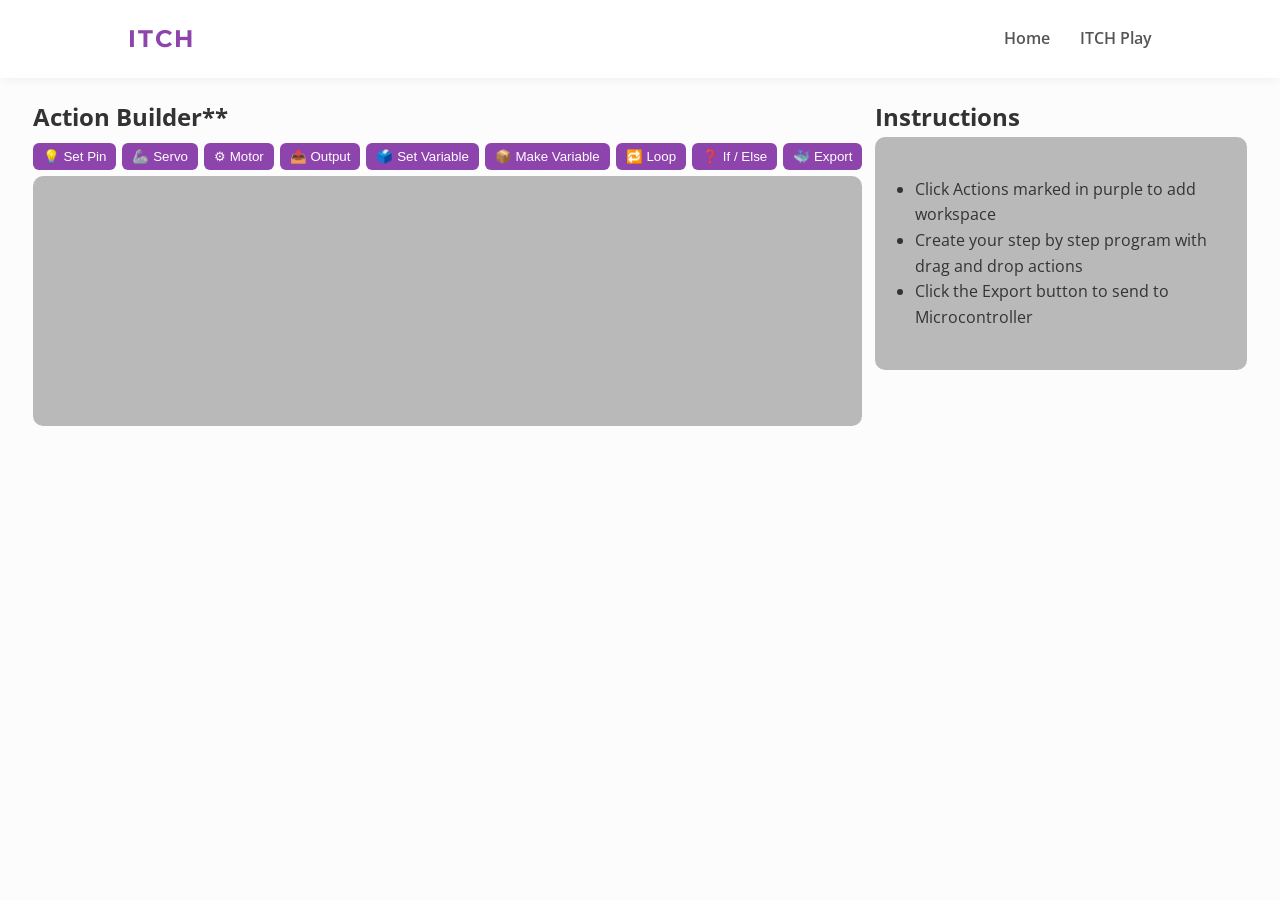
<file: view/editor/index.html>
<!DOCTYPE html>
<html lang="en">
    <head>
        <meta charset="UTF-8">
        <title>Scratch-Like Control Builder (Stable)</title>
        <link rel="stylesheet" href="editor.css">
        <link rel="stylesheet" href="../../assets/nav.css">
        <link href="https://fonts.googleapis.com/css2?family=Montserrat:wght@400;700&family=Open+Sans:wght@400;600&display=swap" rel="stylesheet">
    </head>
    <body>
    <nav>
        <div class="logo">ITCH</div>
        <ul>
            <li><a href="../home/index.html">Home</a></li>
            <li><a href="../layout/layout.html">ITCH Play</a></li>
        </ul>
    </nav>
    <div class="content">
        <div class="main-workspace">
            <h2>Action Builder**</h2>
            <div class="toolbar">
                <button onclick="addPin(workspace)">💡 Set Pin</button>
                <button onclick="addServo(workspace)">🦾 Servo</button>
                <button onclick="addMotor(workspace)">⚙ Motor</button>
                <button onclick="addOutput(workspace)">📤 Output</button>
                <button onclick="addVariable(workspace)">🗳️ Set Variable</button>
                <button onclick="makeVariable(workspace)">📦 Make Variable</button>
                <button onclick="addLoop(workspace)">🔁 Loop</button>
                <button onclick="addIf(workspace)">❓ If / Else</button>
                <button onclick="exportJSON()">🐳 Export</button>
            </div>
            <div id="workspace"></div>
            <div id="output"></div>
        </div>
        <div class="instructions">
            <h2>Instructions</h2>
            <div class="instructions-space">
                <ul>
                    <li>Click Actions marked in purple to add workspace</li>
                    <li>Create your step by step program with drag and drop actions</li>
                    <li>Click the Export button to send to Microcontroller</li>
                </ul>
            </div>
        </div>
    </div>
    

    <script src="./main.js"></script>
    </body>
</html>
</file>
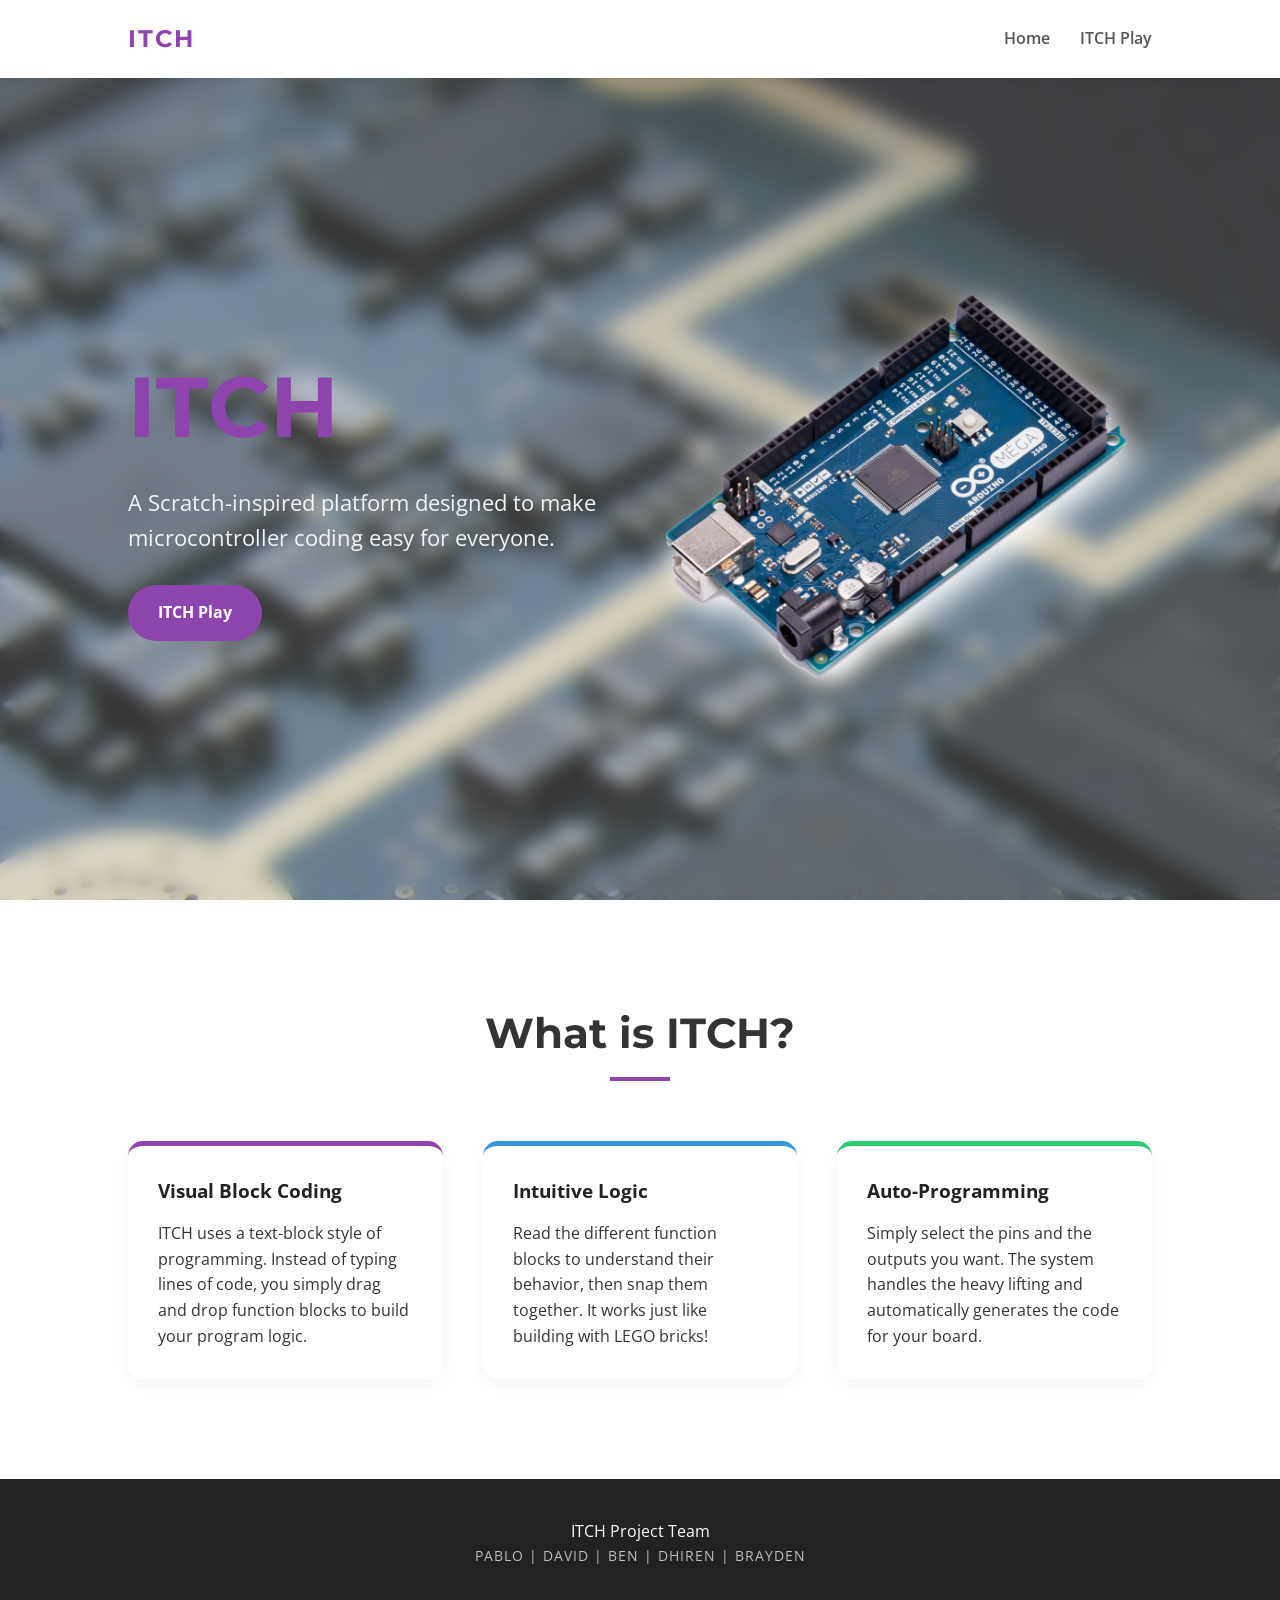
<file: view/home/index.html>
<!DOCTYPE html>
<html lang="en">
<head>
    <meta charset="UTF-8">
    <meta name="viewport" content="width=device-width, initial-scale=1.0">
    <title>ITCH | Microcontroller Coding Made Easy</title>
    <!-- We'll use a clean font from Google Fonts -->
    <link href="https://fonts.googleapis.com/css2?family=Montserrat:wght@400;700&family=Open+Sans:wght@400;600&display=swap" rel="stylesheet">
    
    <style>
        /* --- General Styles --- */
        * {
            box-sizing: border-box;
            margin: 0;
            padding: 0;
        }

        body {
            font-family: 'Open Sans', sans-serif;
            color: #333;
            line-height: 1.6;
            scroll-behavior: smooth;
            /* background-color: #fcfcfc; */
            background-image: url("../../assets/background.jpg");
            background-repeat: no-repeat;
            background-size: cover;
        }

        /* --- Navigation Bar --- */
        nav {
            background: #fff;
            padding: 20px 10%;
            display: flex;
            justify-content: space-between;
            align-items: center;
            position: fixed;
            width: 100%;
            top: 0;
            z-index: 1000;
            box-shadow: 0 2px 10px rgba(0,0,0,0.05);
        }

        .logo {
            font-family: 'Montserrat', sans-serif;
            font-size: 24px;
            font-weight: 700;
            color: #8e44ad; /* Purple theme */
            letter-spacing: 2px;
        }

        nav ul {
            list-style: none;
            display: flex;
            gap: 30px;
        }

        nav a {
            text-decoration: none;
            color: #555;
            font-weight: 600;
            transition: color 0.3s;
        }

        nav a:hover {
            color: #8e44ad;
        }

        /* --- Hero Section (Page 1) --- */
        .hero {
            height: 100vh;
            display: flex;
            align-items: center;
            padding: 0 10%;
            background-color: rgba(255, 255, 255, 0.2);
            backdrop-filter: blur(10px); 
            /* background: linear-gradient(135deg, #fdfbfb 0%, #ebedee 100%); */
            padding-top: 80px;
        }

        .hero-content {
            flex: 1;
        }

        .hero h1 {
            font-family: 'Montserrat', sans-serif;
            font-size: 85px;
            /* color: #222; */
            color: #8e44ad;
            margin-bottom: 10px;
        }

        .hero p {
            font-size: 22px;
            /* color: #666; */
            color: #F3F4F6;
            max-width: 500px;
            margin-bottom: 30px;
        }

        .hero-image {
            flex: 1;
            text-align: center;
        }

        .hero-image img {
            max-width: 90%;
            /* filter: drop-shadow(0 10px 20px rgba(0,0,0,0.1)); */
            filter: drop-shadow(10px 10px 1rem white);
            transition: transform 0.5s;
        }

        .hero-image img:hover {
            transform: scale(1.05) rotate(2deg);
        }

        /* --- About Section (Page 2) --- */
        .about-section {
            padding: 100px 10%;
            background: white;
        }

        .section-title {
            text-align: center;
            font-family: 'Montserrat', sans-serif;
            font-size: 42px;
            margin-bottom: 60px;
            position: relative;
        }

        .section-title::after {
            content: '';
            display: block;
            width: 60px;
            height: 4px;
            background: #8e44ad;
            margin: 10px auto;
        }

        .features-grid {
            display: grid;
            grid-template-columns: repeat(auto-fit, minmax(300px, 1fr));
            gap: 40px;
            align-items: start;
        }

        .feature-card {
            background: #fff;
            padding: 30px;
            border-radius: 15px;
            box-shadow: 0 5px 20px rgba(0,0,0,0.05);
            border-top: 5px solid #8e44ad;
            transition: transform 0.3s;
        }

        .feature-card:hover {
            transform: translateY(-10px);
        }

        .feature-card h3 {
            margin-bottom: 15px;
            color: #222;
        }

        /* --- Footer --- */
        footer {
            background: #222;
            color: white;
            padding: 40px 10%;
            text-align: center;
        }

        .team-names {
            font-size: 14px;
            letter-spacing: 1px;
            opacity: 0.7;
        }

        

        /* --- Mobile Friendly --- */
        @media (max-width: 900px) {
            .hero {
                flex-direction: column;
                text-align: center;
                height: auto;
                padding-bottom: 50px;
            }
            .hero h1 { font-size: 60px; }
            nav { justify-content: center; }
            nav ul { display: none; } /* Hide menu on small mobile for simplicity */
        }
    </style>
</head>
<body>

    <!-- Navigation -->
    <nav>
        <div class="logo">ITCH</div>
        <ul>
            <li><a href="../home/index.html">Home</a></li>
            <li><a href="../layout/layout.html">ITCH Play</a></li>
        </ul>
    </nav>

    <!-- Page 1: Hero Section -->

    <section class="hero" id="home">
        <div class="hero-content">
            <h1>ITCH</h1>
            <p>A Scratch-inspired platform designed to make microcontroller coding easy for everyone.</p>
             <a href="../layout/layout.html" style="display:inline-block; padding: 15px 30px; background: #8e44ad; color: white; text-decoration: none; border-radius: 50px; font-weight: bold;">ITCH Play</a>
        </div>
        <div class="hero-image">
            <!-- Image of the Arduino Mega -->
            <img src="../../assets/Arduino-Mega-2560.png" alt="Microcontroller Board">
        </div>
    </section>

    <!-- Page 2: About / Features Section -->
    <section class="about-section" id="about">
        <h2 class="section-title">What is ITCH?</h2>
        
        <div class="features-grid">
            <!-- Feature 1 -->
            <div class="feature-card">
                <h3>Visual Block Coding</h3>
                <p>ITCH uses a text-block style of programming. Instead of typing lines of code, you simply drag and drop function blocks to build your program logic.</p>
            </div>

            <!-- Feature 2 -->
            <div class="feature-card" style="border-top-color: #3498db;">
                <h3>Intuitive Logic</h3>
                <p>Read the different function blocks to understand their behavior, then snap them together. It works just like building with LEGO bricks!</p>
            </div>

            <!-- Feature 3 -->
            <div class="feature-card" style="border-top-color: #2ecc71;">
                <h3>Auto-Programming</h3>
                <p>Simply select the pins and the outputs you want. The system handles the heavy lifting and automatically generates the code for your board.</p>
            </div>
        </div>
    </section>

    <!-- Footer -->
    <footer>
        <p> ITCH Project Team</p>
        <div class="team-names">PABLO | DAVID | BEN | DHIREN | BRAYDEN</div>
    </footer>

</body>
</html>
</file>
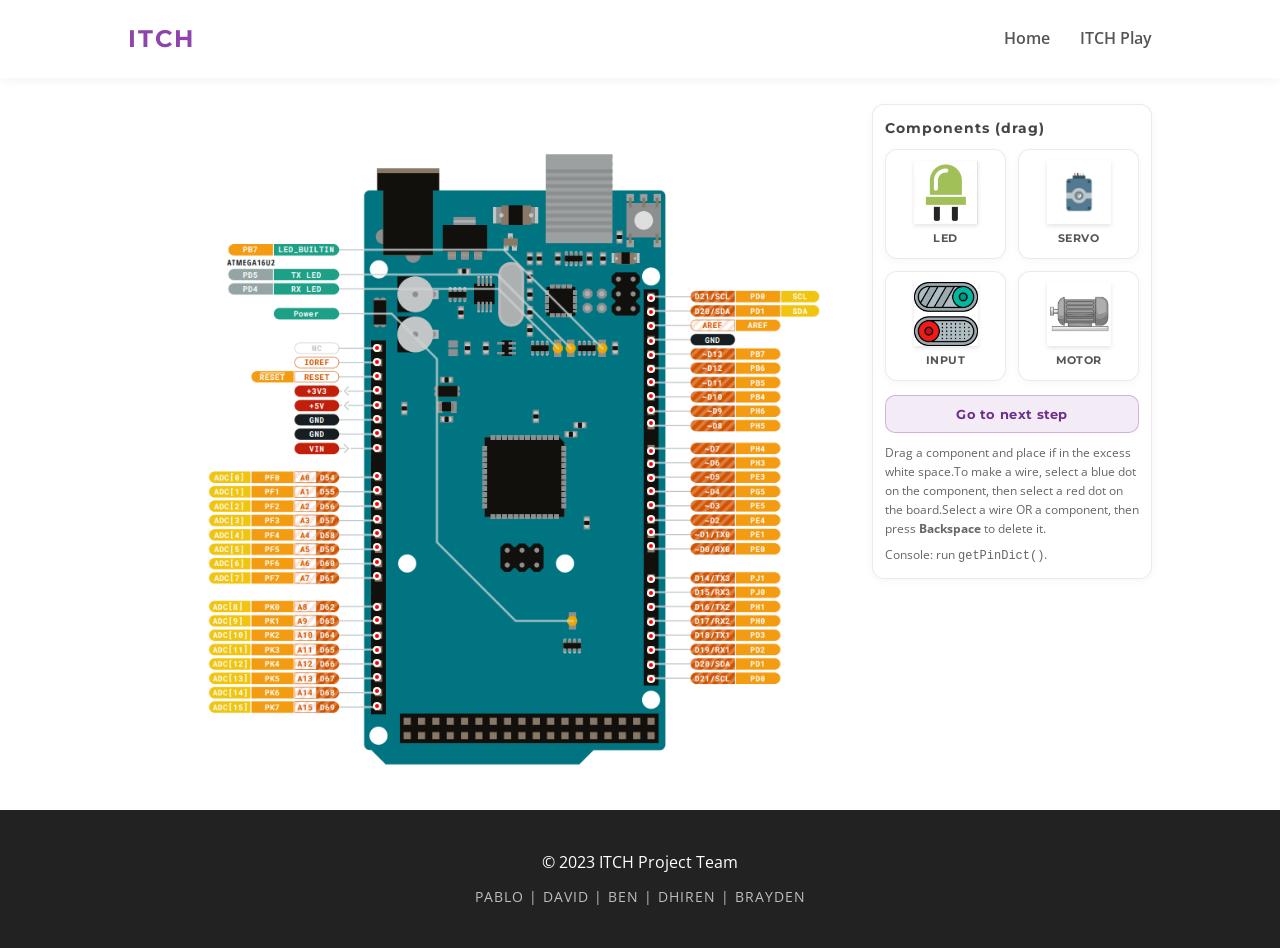
<file: view/layout/layout.html>
<!DOCTYPE html>
<html lang="en">
<head>
  <meta charset="UTF-8" />
  <meta name="viewport" content="width=device-width, initial-scale=1.0" />
  <title>ITCH | Play</title>

  <link href="https://fonts.googleapis.com/css2?family=Montserrat:wght@400;700&family=Open+Sans:wght@400;600&display=swap" rel="stylesheet">

  <style>
    /* --- Base reset --- */
    * { box-sizing: border-box; margin: 0; padding: 0; }

    body {
      font-family: 'Open Sans', sans-serif;
      color: #333;
      line-height: 1.6;
      background: #fcfcfc;
      display: flex;
      flex-direction: column;
      min-height: 100vh;
    }

    /* --- Navigation Bar --- */
    nav {
      background: #fff;
      padding: 20px 10%;
      display: flex;
      justify-content: space-between;
      align-items: center;
      position: fixed;
      width: 100%;
      top: 0;
      z-index: 1000;
      box-shadow: 0 2px 10px rgba(0,0,0,0.05);
    }

    .logo {
      font-family: 'Montserrat', sans-serif;
      font-size: 24px;
      font-weight: 700;
      color: #8e44ad;
      letter-spacing: 2px;
      text-decoration: none;
    }

    nav ul { list-style: none; display: flex; gap: 30px; }
    nav a { text-decoration: none; color: #555; font-weight: 600; transition: color 0.3s; }
    nav a:hover { color: #8e44ad; }

    /* --- Main layout: board + sidebar --- */
    .main-content {
      flex: 1;
      padding-top: 80px;
      padding-left: 10%;
      padding-right: 10%;
      background: #ffffff;
    }

    .play-layout {
      display: flex;
      gap: 24px;
      align-items: flex-start;
      padding: 24px 0;
      position: relative;
    }
    .play-layout.dragover { background: #f0f7ff; }

    /* Global overlay ABOVE all images */
    .global-overlay{
      position: absolute;
      inset: 0;
      width: 100%;
      height: 100%;
      z-index: 50;          /* lines overtop images */
      pointer-events: none; /* don’t block pin clicks */
    }

    /* Left area (board) */
    .board-area { flex: 1; min-width: 0; }
    .board-container { position: relative; width: 100%; max-width: 900px; }
    .board-image { width: 100%; display: block; }

    /* Pins */
    .pin, .comp-pin{
      position: absolute;
      width: 8px;
      height: 8px;
      border-radius: 50%;
      transform: translate(-50%, -50%);
      cursor: pointer;
      border: 2px solid #fff;
      z-index: 60; /* above overlay */
    }

    /* Board pins */
    .pin { background: red; }
    .pin:hover { background: yellow; }

    /* Clone pins */
    .comp-pin { background: #2563eb; }
    .comp-pin:hover { background: #60a5fa; }

    .pin.selected, .comp-pin.selected{
      outline: 2px solid #eab308;
      outline-offset: 3px;
    }

    /* Wires and X marks */
    .wire{
      stroke: red;
      stroke-width: 6;
      stroke-linecap: round;
      pointer-events: stroke;
      cursor: pointer;
    }
    .xmark{
      stroke:#1d4ed8;
      stroke-width:3;
      stroke-linecap:round;
      pointer-events: none;
    }
    .wire.selected-wire{ stroke: orange; }

    /* Right area (sidebar) */
    .sidebar {
      width: 280px;
      flex: 0 0 280px;
      background: #fff;
      border: 1px solid rgba(0,0,0,0.08);
      border-radius: 12px;
      padding: 12px;
      box-shadow: 0 2px 10px rgba(0,0,0,0.04);
      position: relative;
      z-index: 2;
    }

    .sidebar h3{
      font-family: 'Montserrat', sans-serif;
      font-size: 14px;
      letter-spacing: 1px;
      margin-bottom: 10px;
      color: #444;
    }

    .sidebar-grid{
      display: grid;
      grid-template-columns: repeat(2, 1fr);
      gap: 12px;
    }

    /* Smaller, cleaner "icons" (drag sources) */
    .source-item{
      border-radius: 12px;
      border: 1px solid rgba(0,0,0,0.08);
      cursor: grab;
      background: #ffffff;
      overflow: hidden;
      user-select: none;
      box-shadow: 0 2px 10px rgba(0,0,0,0.04);
      transition: transform 0.08s ease, box-shadow 0.2s ease;
      display: grid;
      place-items: center;
      padding: 10px;
      min-height: 92px;
    }
    .source-item:hover{
      box-shadow: 0 6px 18px rgba(0,0,0,0.08);
    }
    .source-item:active{ cursor: grabbing; transform: translateY(1px); }

    .source-item img{
      width: 64px;
      height: 64px;
      object-fit: contain;
      display: block;
      pointer-events: none;
      filter: drop-shadow(0 2px 2px rgba(0,0,0,0.10));
    }

    .source-cap{
      margin-top: 6px;
      font-size: 11px;
      font-weight: 700;
      letter-spacing: 0.4px;
      color: #555;
      font-family: 'Montserrat', sans-serif;
      text-align: center;
    }

    /* Clones dropped onto background */
    .clone {
      position: absolute;
      width: 150px;
      border-radius: 12px;
      border: 1px solid rgba(0,0,0,0.10);
      background: #fff;
      box-shadow: 0 10px 26px rgba(0,0,0,0.12);
      overflow: hidden;
      cursor: move;
      user-select: none;
      z-index: 3;
    }
    .clone img{
      width: 100%;
      display: block;
      pointer-events: none;
    }

    /* Selected clone (deletable with Backspace) */
    .clone.selected-clone{
      outline: 2px solid rgba(142,68,173,0.85);
      outline-offset: 3px;
    }

    /* ---- Component pin placement rules ----
       Default: right side (useful for INPUT).
       LED: pin at TOP.
       SERVO: pin at BOTTOM.
    */
    .clone .comp-pin[data-role="MAIN"]{ left: 85%; top: 50%; } /* default */

    .clone.led   .comp-pin[data-role="MAIN"]{ left: 50%; top: 10%; } /* LED TOP */
    .clone.servo .comp-pin[data-role="MAIN"]{ left: 50%; top: 90%; } /* SERVO BOTTOM */

    /* Motor pins: ALL on left side, vertical line */
    .clone.motor .comp-pin[data-role="IN1"]{ left: 10%; top: 22%; }
    .clone.motor .comp-pin[data-role="IN2"]{ left: 10%; top: 40%; }
    .clone.motor .comp-pin[data-role="IN3"]{ left: 10%; top: 58%; }
    .clone.motor .comp-pin[data-role="IN4"]{ left: 10%; top: 76%; }

    /* Small labels near motor pins */
    .pin-tag{
      position: absolute;
      font-size: 10px;
      background: rgba(255,255,255,0.92);
      border: 1px solid rgba(0,0,0,0.10);
      padding: 1px 5px;
      border-radius: 999px;
      pointer-events: none;
      transform: translate(-50%, -50%);
      white-space: nowrap;
      z-index: 61;
      font-family: 'Montserrat', sans-serif;
    }

    /* Center label on clone */
    .clone-label{
      position: absolute;
      left: 50%;
      top: 50%;
      transform: translate(-50%, -50%);
      font-size: 12px;
      font-weight: 700;
      background: rgba(255,255,255,0.88);
      border: 1px solid rgba(0,0,0,0.10);
      padding: 3px 10px;
      border-radius: 999px;
      pointer-events: none;
      text-align: center;
      max-width: calc(100% - 16px);
      overflow: hidden;
      text-overflow: ellipsis;
      white-space: nowrap;
      font-family: 'Montserrat', sans-serif;
    }

    /* Next-step button */
    .next-step-btn{
      width: 100%;
      margin-top: 14px;
      padding: 10px 12px;
      border-radius: 10px;
      border: 1px solid rgba(142,68,173,0.35);
      background: rgba(142,68,173,0.10);
      color: #6d2f8a;
      font-weight: 700;
      letter-spacing: 0.3px;
      cursor: pointer;
      transition: background 0.2s, transform 0.05s;
      font-family: 'Montserrat', sans-serif;
    }
    .next-step-btn:hover{ background: rgba(142,68,173,0.16); }
    .next-step-btn:active{ transform: translateY(1px); }

    footer {
      background: #222;
      color: white;
      padding: 40px 10%;
      text-align: center;
    }
    .team-names {
      font-size: 14px;
      letter-spacing: 1px;
      opacity: 0.7;
      margin-top: 10px;
    }

    @media (max-width: 900px) {
      .play-layout { flex-direction: column; }
      .sidebar { width: 100%; flex-basis: auto; }
      .board-container { max-width: 100%; }
    }
  </style>
</head>

<body>
  <nav>
    <a href="test.html" class="logo">ITCH</a>
    <ul>
      <li><a href="test.html">Home</a></li>
      <li><a href="play.html">ITCH Play</a></li>
    </ul>
  </nav>

  <main class="main-content">
    <div class="play-layout">

      <!-- Overlay ABOVE all images -->
      <svg id="overlay" class="global-overlay"></svg>

      <!-- LEFT: Board -->
      <section class="board-area">
        <div class="board-container">
          <img src="../../assets/af.jpg" id="boardImage" class="board-image" alt="Arduino board">

          <!-- ====== BOARD PINS ====== -->
          <div class="pin" data-name="D21" style="left:72.7%; top:28.4%;"></div>
          <div class="pin" data-name="D20" style="left:72.7%; top:30.5%;"></div>
          <div class="pin" data-name="AREF" style="left:72.7%; top:32.6%;"></div>
          <div class="pin" data-name="GND"  style="left:72.7%; top:34.7%;"></div>
          <div class="pin" data-name="D13" style="left:72.7%; top:36.8%;"></div>
          <div class="pin" data-name="D12" style="left:72.7%; top:38.8%;"></div>
          <div class="pin" data-name="D11" style="left:72.7%; top:40.8%;"></div>
          <div class="pin" data-name="D10" style="left:72.7%; top:42.8%;"></div>
          <div class="pin" data-name="D9"  style="left:72.7%; top:44.8%;"></div>
          <div class="pin" data-name="D8"  style="left:72.7%; top:46.8%;"></div>
          <div class="pin" data-name="D7"  style="left:72.7%; top:50.8%;"></div>
          <div class="pin" data-name="D6"  style="left:72.7%; top:52.8%;"></div>
          <div class="pin" data-name="D5"  style="left:72.7%; top:54.8%;"></div>
          <div class="pin" data-name="D4"  style="left:72.7%; top:56.8%;"></div>
          <div class="pin" data-name="D3"  style="left:72.7%; top:58.8%;"></div>
          <div class="pin" data-name="D2"  style="left:72.7%; top:60.8%;"></div>
          <div class="pin" data-name="D1"  style="left:72.7%; top:62.8%;"></div>
          <div class="pin" data-name="D0"  style="left:72.7%; top:64.8%;"></div>
          <div class="pin" data-name="D14" style="left:72.7%; top:69.6%;"></div>
          <div class="pin" data-name="D15" style="left:72.7%; top:71.7%;"></div>
          <div class="pin" data-name="D16" style="left:72.7%; top:73.8%;"></div>
          <div class="pin" data-name="D17" style="left:72.7%; top:75.9%;"></div>
          <div class="pin" data-name="D18" style="left:72.7%; top:78.0%;"></div>
          <div class="pin" data-name="D19" style="left:72.7%; top:80.1%;"></div>
          <div class="pin" data-name="D20" style="left:72.7%; top:82.2%;"></div>
          <div class="pin" data-name="D21" style="left:72.7%; top:84.3%;"></div>

          <div class="pin" data-name="NC"    style="left:34.65%; top:35.7%;"></div>
          <div class="pin" data-name="IOREF" style="left:34.65%; top:37.8%;"></div>
          <div class="pin" data-name="RESET" style="left:34.65%; top:39.9%;"></div>
          <div class="pin" data-name="3V3"   style="left:34.65%; top:42.0%;"></div>
          <div class="pin" data-name="5V"    style="left:34.65%; top:44.1%;"></div>
          <div class="pin" data-name="GND"   style="left:34.65%; top:46.2%;"></div>
          <div class="pin" data-name="GND"   style="left:34.65%; top:48.3%;"></div>
          <div class="pin" data-name="VIN"   style="left:34.65%; top:50.4%;"></div>

          <div class="pin" data-name="D54" style="left:34.65%; top:54.5%;"></div>
          <div class="pin" data-name="D55" style="left:34.65%; top:56.6%;"></div>
          <div class="pin" data-name="D56" style="left:34.65%; top:58.7%;"></div>
          <div class="pin" data-name="D57" style="left:34.65%; top:60.8%;"></div>
          <div class="pin" data-name="D58" style="left:34.65%; top:62.9%;"></div>
          <div class="pin" data-name="D59" style="left:34.65%; top:65.0%;"></div>
          <div class="pin" data-name="D60" style="left:34.65%; top:67.1%;"></div>
          <div class="pin" data-name="D61" style="left:34.65%; top:69.2%;"></div>
          <div class="pin" data-name="D62" style="left:34.65%; top:73.8%;"></div>
          <div class="pin" data-name="D63" style="left:34.65%; top:75.6%;"></div>
          <div class="pin" data-name="D64" style="left:34.65%; top:78.0%;"></div>
          <div class="pin" data-name="D65" style="left:34.65%; top:80.0%;"></div>
          <div class="pin" data-name="D66" style="left:34.65%; top:82.0%;"></div>
          <div class="pin" data-name="D67" style="left:34.65%; top:84.0%;"></div>
          <div class="pin" data-name="D68" style="left:34.65%; top:86.1%;"></div>
          <div class="pin" data-name="D69" style="left:34.65%; top:88.2%;"></div>
          <!-- ====== END BOARD PINS ====== -->
        </div>
      </section>

      <!-- RIGHT: Sidebar -->
      <aside class="sidebar">
        <h3>Components (drag)</h3>

        <div class="sidebar-grid">
          <div class="source-item" draggable="true" data-component="LED" data-src="../../assets/LED.jpg" title="Drag LED">
            <div>
              <img src="../../assets/LED.jpg" alt="LED">
              <div class="source-cap">LED</div>
            </div>
          </div>

          <div class="source-item" draggable="true" data-component="SERVO" data-src="../../assets/servo.jpg" title="Drag SERVO">
            <div>
              <img src="../../assets/servo.jpg" alt="SERVO">
              <div class="source-cap">SERVO</div>
            </div>
          </div>

          <div class="source-item" draggable="true" data-component="INPUT" data-src="../../assets/switch.jpg" title="Drag INPUT">
            <div>
              <img src="../../assets/switch.jpg" alt="INPUT">
              <div class="source-cap">INPUT</div>
            </div>
          </div>

          <div class="source-item" draggable="true" data-component="MOTOR" data-src="../../assets/motor.jpg" title="Drag MOTOR">
            <div>
              <img src="../../assets/motor.jpg" alt="MOTOR">
              <div class="source-cap">MOTOR</div>
            </div>
          </div>
        </div>

        <button id="nextStepBtn" class="next-step-btn" type="button">Go to next step</button>

        <div style="margin-top:10px; font-size:12px; color:#666;">
          Drag a component and place if in the excess white space.To make a wire, select a blue dot on the component, then select a red dot on the board.Select a wire OR a component, then press <strong>Backspace</strong> to delete it.
        </div>
        <div style="margin-top:6px; font-size:12px; color:#666;">
          Console: run <code>getPinDict()</code>.
        </div>
      </aside>

    </div>
  </main>

  <footer>
    <p>&copy; 2023 ITCH Project Team</p>
    <div class="team-names">PABLO | DAVID | BEN | DHIREN | BRAYDEN</div>
  </footer>

  <script>
    // =========================
    // Overlay + wiring
    // =========================
    const overlay = document.getElementById("overlay");
    const layout  = document.querySelector(".play-layout");
    const nextStepBtn = document.getElementById("nextStepBtn");

    let startNode = null;
    let selectedWireGroup = null;

    // Selected component (clone)
    let selectedCloneEl = null;

    // wireRecords: { group, aPin, bPin }
    const wireRecords = [];

    function resizeOverlay() {
      const box = layout.getBoundingClientRect();
      overlay.setAttribute("viewBox", `0 0 ${box.width} ${box.height}`);
      overlay.setAttribute("width", box.width);
      overlay.setAttribute("height", box.height);
    }
    window.addEventListener("resize", resizeOverlay);
    window.addEventListener("load", resizeOverlay);

    function nodeCenterInLayout(el) {
      const r = el.getBoundingClientRect();
      const l = layout.getBoundingClientRect();
      return {
        x: r.left - l.left + r.width / 2,
        y: r.top  - l.top  + r.height / 2
      };
    }

    function selectNode(el) {
      el.classList.add("selected");
      startNode = el;
    }

    function clearNodeSelection() {
      if (startNode) startNode.classList.remove("selected");
      startNode = null;
    }

    function clearWireSelection() {
      if (!selectedWireGroup) return;
      const wire = selectedWireGroup.querySelector(".wire");
      if (wire) wire.classList.remove("selected-wire");
      selectedWireGroup = null;
    }

    function selectWire(group) {
      clearCloneSelection();
      clearNodeSelection();

      clearWireSelection();
      selectedWireGroup = group;
      const wire = group.querySelector(".wire");
      if (wire) wire.classList.add("selected-wire");
    }

    function clearCloneSelection() {
      if (!selectedCloneEl) return;
      selectedCloneEl.classList.remove("selected-clone");
      selectedCloneEl = null;
    }

    function selectClone(cloneEl) {
      clearWireSelection();
      clearNodeSelection();

      clearCloneSelection();
      selectedCloneEl = cloneEl;
      cloneEl.classList.add("selected-clone");
    }

    function drawX(cx, cy, size = 9) {
      const g = document.createElementNS("http://www.w3.org/2000/svg", "g");
      const a = document.createElementNS("http://www.w3.org/2000/svg", "line");
      a.setAttribute("x1", cx - size);
      a.setAttribute("y1", cy - size);
      a.setAttribute("x2", cx + size);
      a.setAttribute("y2", cy + size);
      a.setAttribute("class", "xmark");

      const b = document.createElementNS("http://www.w3.org/2000/svg", "line");
      b.setAttribute("x1", cx - size);
      b.setAttribute("y1", cy + size);
      b.setAttribute("x2", cx + size);
      b.setAttribute("y2", cy - size);
      b.setAttribute("class", "xmark");

      g.appendChild(a);
      g.appendChild(b);
      return g;
    }

    function svgWireWithX(x1, y1, x2, y2) {
      const group = document.createElementNS("http://www.w3.org/2000/svg", "g");

      const line = document.createElementNS("http://www.w3.org/2000/svg", "line");
      line.setAttribute("x1", x1);
      line.setAttribute("y1", y1);
      line.setAttribute("x2", x2);
      line.setAttribute("y2", y2);
      line.setAttribute("class", "wire");

      const xg = drawX(x2, y2, 9);

      group.appendChild(line);
      group.appendChild(xg);
      overlay.appendChild(group);

      line.style.pointerEvents = "stroke";
      group.style.pointerEvents = "visibleStroke";

      group.addEventListener("click", (e) => {
        e.stopPropagation();
        selectWire(group);
      });

      return group;
    }

    function attachPinBehavior(pinEl) {
      pinEl.addEventListener("click", (e) => {
        e.stopPropagation();
        clearWireSelection();
        clearCloneSelection();

        if (!startNode) { selectNode(pinEl); return; }
        if (pinEl === startNode) { clearNodeSelection(); return; }

        resizeOverlay();
        const a = nodeCenterInLayout(startNode);
        const b = nodeCenterInLayout(pinEl);

        const g = svgWireWithX(a.x, a.y, b.x, b.y);
        wireRecords.push({ group: g, aPin: startNode, bPin: pinEl });

        clearNodeSelection();
      });
    }

    document.querySelectorAll(".pin").forEach(attachPinBehavior);

    layout.addEventListener("click", () => {
      clearNodeSelection();
      clearWireSelection();
      clearCloneSelection();
    });

    function deleteWireGroup(groupEl) {
      if (!groupEl) return;

      for (let i = wireRecords.length - 1; i >= 0; i--) {
        if (wireRecords[i].group === groupEl) wireRecords.splice(i, 1);
      }
      groupEl.remove();
      if (selectedWireGroup === groupEl) selectedWireGroup = null;
    }

    function deleteCloneAndItsWires(cloneEl) {
      if (!cloneEl) return;

      // Remove any wires attached to ANY comp-pin inside this clone
      const pins = Array.from(cloneEl.querySelectorAll(".comp-pin"));
      for (let i = wireRecords.length - 1; i >= 0; i--) {
        const rec = wireRecords[i];
        if (pins.includes(rec.aPin) || pins.includes(rec.bPin)) {
          // remove from DOM + remove from wireRecords
          if (rec.group) rec.group.remove();
          wireRecords.splice(i, 1);
        }
      }

      // If startNode is one of these pins, clear it
      if (startNode && pins.includes(startNode)) clearNodeSelection();

      // Remove registry entry
      const instanceName = cloneEl.dataset.instanceName;
      if (instanceName) instancesByName.delete(instanceName);

      // Clear selection if needed
      if (selectedCloneEl === cloneEl) selectedCloneEl = null;

      // Remove clone
      cloneEl.remove();

      // Refresh overlay sizing
      resizeOverlay();
    }

    window.addEventListener("keydown", (e) => {
      if (e.key !== "Backspace") return;
      e.preventDefault();

      // Prefer deleting wire if a wire is selected (matches your old behavior)
      if (selectedWireGroup) {
        deleteWireGroup(selectedWireGroup);
        return;
      }

      // Otherwise delete selected clone
      if (selectedCloneEl) {
        deleteCloneAndItsWires(selectedCloneEl);
        return;
      }
    });

    // =========================
    // Instances registry
    // =========================
    // instancesByName.get(name) => { typeName, pins: Map(role -> pinEl) }
    const instancesByName = new Map();

    function promptForUniqueName(defaultName = "Item") {
      let name = prompt("Name this item:", defaultName);
      if (name === null) return null;
      name = name.trim();

      while (name.length === 0 || instancesByName.has(name)) {
        if (name.length === 0) {
          name = prompt("Name cannot be empty. Enter a name:", defaultName);
        } else {
          name = prompt(`"${name}" already exists. Enter a unique name:`, defaultName);
        }
        if (name === null) return null;
        name = name.trim();
      }
      return name;
    }

    // =========================
    // Helper: get "pin number" from a board pin element.
    // Uses its data-name (e.g., "D13", "GND", "VIN", etc.)
    // =========================
    function getBoardPinNumber(pinEl) {
      return pinEl?.dataset?.name ?? null;
    }

    // =========================
    // getPinDict() requested:
    // returns: [ motorsDict, servosDict, inputsDict, ledsDict ]
    //
    // Each dict includes EVERY CONNECTION made with that type in the format:
    //   itemName : pinNumber
    //
    // Motor: motorName : [pinIN1, pinIN2, pinIN3, pinIN4]
    //
    // Important detail:
    // - "pinNumber" means the BOARD pin the component is wired to (data-name on the red board pin).
    // - If a component pin is connected to multiple board pins, the latest connection wins (last drawn wire).
    // - If a component pin is wired to another component pin (not a board pin), it is ignored for this dict.
    // =========================
    function getPinDict() {
      const motors = {};
      const servos = {};
      const inputs = {};
      const leds = {};

      // For motors we accumulate per role IN1..IN4
      // motorConnections[name] = { IN1: "D3", IN2: "D4", IN3: ..., IN4: ... }
      const motorConnections = new Map();

      // For non-motor: last board connection found
      const lastBoardConn = new Map(); // instanceName -> boardPinName (e.g. D13)

      function recordNonMotor(instanceName, boardPinName) {
        if (!boardPinName) return;
        lastBoardConn.set(instanceName, boardPinName);
      }

      function recordMotor(instanceName, role, boardPinName) {
        if (!boardPinName) return;
        if (!motorConnections.has(instanceName)) {
          motorConnections.set(instanceName, { IN1: null, IN2: null, IN3: null, IN4: null });
        }
        motorConnections.get(instanceName)[role] = boardPinName;
      }

      // Walk wireRecords in order (so "latest wins")
      for (const rec of wireRecords) {
        const a = rec.aPin;
        const b = rec.bPin;

        const aIsBoard = a?.classList?.contains("pin");
        const bIsBoard = b?.classList?.contains("pin");
        const aIsComp  = a?.classList?.contains("comp-pin");
        const bIsComp  = b?.classList?.contains("comp-pin");

        // Only care about component<->board connections
        if (aIsComp && bIsBoard) {
          handleCompToBoard(a, b);
        } else if (bIsComp && aIsBoard) {
          handleCompToBoard(b, a);
        }
      }

      function handleCompToBoard(compPinEl, boardPinEl) {
        const clone = compPinEl.closest(".clone");
        if (!clone) return;

        const instanceName = clone.dataset.instanceName;
        const typeName = clone.dataset.component;
        const role = compPinEl.dataset.role || "MAIN";
        const boardPinName = getBoardPinNumber(boardPinEl);

        if (!instanceName || !typeName || !boardPinName) return;

        if (typeName === "MOTOR") {
          recordMotor(instanceName, role, boardPinName);
        } else {
          recordNonMotor(instanceName, boardPinName);
        }
      }

      // Build output dicts
      for (const [instanceName, info] of instancesByName.entries()) {
        if (info.typeName === "MOTOR") {
          const c = motorConnections.get(instanceName) || { IN1: null, IN2: null, IN3: null, IN4: null };
          motors[instanceName] = [c.IN1, c.IN2, c.IN3, c.IN4];
        } else {
          const pinNum = lastBoardConn.get(instanceName) || null;
          if (info.typeName === "SERVO") servos[instanceName] = pinNum;
          else if (info.typeName === "LED") leds[instanceName] = pinNum;
          else if (info.typeName === "INPUT") inputs[instanceName] = pinNum;
        }
      }

      return [motors, servos, inputs, leds];
    }

    window.getPinDict = getPinDict;

    // =========================
    // Drag + Drop on background
    // =========================
    let dragPayload = null;

    document.querySelectorAll(".source-item").forEach(item => {
      item.addEventListener("dragstart", (e) => {
        dragPayload = {
          component: item.dataset.component,
          src: item.dataset.src
        };
        e.dataTransfer.setData("text/plain", JSON.stringify(dragPayload));
        e.dataTransfer.effectAllowed = "copy";
      });
    });

    layout.addEventListener("dragover", (e) => {
      e.preventDefault();
      layout.classList.add("dragover");
      e.dataTransfer.dropEffect = "copy";
    });

    layout.addEventListener("dragleave", () => {
      layout.classList.remove("dragover");
    });

    layout.addEventListener("drop", (e) => {
      e.preventDefault();
      layout.classList.remove("dragover");

      let data = null;
      try {
        data = JSON.parse(e.dataTransfer.getData("text/plain"));
      } catch {
        data = dragPayload;
      }
      if (!data || !data.src) return;

      const instanceName = promptForUniqueName(data.component);
      if (instanceName === null) return;

      const layoutRect = layout.getBoundingClientRect();
      const x = e.clientX - layoutRect.left;
      const y = e.clientY - layoutRect.top;

      createCloneOnBackground(instanceName, data.component, data.src, x, y);
      resizeOverlay();
    });

    function createMotorPins(cloneEl, instanceName) {
      const roles = ["IN1", "IN2", "IN3", "IN4"];
      const pinMap = new Map();

      for (const role of roles) {
        const pin = document.createElement("div");
        pin.className = "comp-pin";
        pin.dataset.role = role;
        // unique data-name (component-side)
        pin.dataset.name = `${instanceName}:${role}`;

        const tag = document.createElement("div");
        tag.className = "pin-tag";
        tag.textContent = role;

        // Align tags with the new vertical line layout on the left
        const topMap = { IN1: "22%", IN2: "40%", IN3: "58%", IN4: "76%" };
tag.style.left = "22%";          // slightly to the right of the pin
tag.style.top  = topMap[role];
tag.style.transform = "translate(-50%, -50%)";

        cloneEl.appendChild(pin);
        cloneEl.appendChild(tag);

        attachPinBehavior(pin);
        pinMap.set(role, pin);
      }

      return pinMap;
    }

    function createCloneOnBackground(instanceName, typeName, src, x, y) {
      const clone = document.createElement("div");
      clone.className = "clone";
      clone.dataset.component = typeName;
      clone.dataset.instanceName = instanceName;

      // add type class for CSS pin placement rules
      clone.classList.add(typeName.toLowerCase());
      if (typeName === "MOTOR") clone.classList.add("motor"); // keep existing motor class too

      const W = 150, H = 150;
      clone.style.left = `${x - W / 2}px`;
      clone.style.top  = `${y - H / 2}px`;

      const img = document.createElement("img");
      img.src = src;
      img.alt = typeName;
      clone.appendChild(img);

      let pins = new Map();

      if (typeName === "MOTOR") {
        pins = createMotorPins(clone, instanceName);
      } else {
        const pin = document.createElement("div");
        pin.className = "comp-pin";
        pin.dataset.role = "MAIN";
        pin.dataset.name = `${instanceName}:MAIN`;
        clone.appendChild(pin);

        attachPinBehavior(pin);
        pins.set("MAIN", pin);
      }

      const label = document.createElement("div");
      label.className = "clone-label";
      label.textContent = instanceName;
      clone.appendChild(label);

      // Click to select clone (for Backspace delete)
      clone.addEventListener("click", (e) => {
        // If they clicked a pin, pin handler already runs and stops propagation
        e.stopPropagation();
        selectClone(clone);
      });

      layout.appendChild(clone);

      instancesByName.set(instanceName, { typeName, pins });

      makeCloneMovable(clone);
      return clone;
    }

    function makeCloneMovable(cloneEl) {
      let isDragging = false;
      let offsetX = 0, offsetY = 0;

      cloneEl.addEventListener("mousedown", (e) => {
        if (e.target.classList.contains("comp-pin")) return;

        isDragging = true;
        const rect = cloneEl.getBoundingClientRect();
        offsetX = e.clientX - rect.left;
        offsetY = e.clientY - rect.top;
        cloneEl.style.cursor = "grabbing";
        e.preventDefault();
      });

      window.addEventListener("mousemove", (e) => {
        if (!isDragging) return;

        const layoutRect = layout.getBoundingClientRect();
        const x = e.clientX - layoutRect.left - offsetX;
        const y = e.clientY - layoutRect.top  - offsetY;

        const maxX = layout.clientWidth  - cloneEl.offsetWidth;
        const maxY = layout.clientHeight - cloneEl.offsetHeight;

        cloneEl.style.left = `${Math.min(Math.max(0, x), Math.max(0, maxX))}px`;
        cloneEl.style.top  = `${Math.min(Math.max(0, y), Math.max(0, maxY))}px`;

        resizeOverlay();
      });

      window.addEventListener("mouseup", () => {
        if (!isDragging) return;
        isDragging = false;
        cloneEl.style.cursor = "move";
      });
    }

    // =========================
    // Next Step
    // =========================
    nextStepBtn.addEventListener("click", () => {
      const payload = getPinDict();
      console.log("Pin dict payload:", payload);

      try {
        localStorage.setItem("itch_pin_dict", JSON.stringify(payload));
        window.location.href = "/view/editor/index.html";
      } catch {
        alert("Failure Somewher");
      }
    });
  </script>
</body>
</html>
</file>
<file: view/editor/editor.css>
body {
  font-family: 'Open Sans', sans-serif;
  color: #333;
  line-height: 1.6;
  scroll-behavior: smooth;
  background-color: #fcfcfc;
}
nav {
  background: #fff;
  padding: 20px 10%;
  display: flex;
  justify-content: space-between;
  align-items: center;
  /* position: fixed; */
  width: 100%;
  top: 0;
  z-index: 1000;
  box-shadow: 0 2px 10px rgba(0,0,0,0.05);
}
.logo {
  font-family: 'Montserrat', sans-serif;
  font-size: 24px;
  font-weight: 700;
  color: #8e44ad;
  letter-spacing: 2px;
  text-decoration: none;
}

nav ul { list-style: none; display: flex; gap: 30px; }
nav a { text-decoration: none; color: #555; font-weight: 600; transition: color 0.3s; }
nav a:hover { color: #8e44ad; }

button {
  padding: 6px 10px;
  border-radius: 6px;
  border: none;
  background: #8e44ad;
  color: white;
  cursor: pointer;
}

button.small { font-size: 12px; padding: 4px 8px; }
button.danger { background: #ef4444; }

select, input {
  padding: 4px;
  border-radius: 6px;
  border: 1px solid #cbd5e1;
}

#workspace {
  background: white;
  border-radius: 10px;
  padding: 15px;
  background: rgba(120, 120, 120, 0.5);
  min-height: 250px;
  flex-grow: 1;
}

.block {
  background: #fde68a;
  border-radius: 10px;
  padding: 8px;
  margin-bottom: 8px;
  display: flex;
  gap: 8px;
  align-items: center;
  cursor: grab;
}

.block.loop, .block.if {
  background: #a5f3fc;
  flex-direction: column;
  align-items: stretch;
}

.block.dragging { opacity: 0.5; }

.header { display: flex; gap: 8px; align-items: center; }

.children {
  margin-top: 6px;
  padding-left: 16px;
  border-left: 3px dashed #0284c7;
  min-height: 20px;
}

.children.else { border-color: #be123c; }

.toolbar {
  display: flex;
  gap: 6px;
  margin: 6px 0;
}

.content {
  padding: 20px;
  display: flex;
  width: 100%;
  flex-direction: row;
  justify-content: space-evenly;
}
.instructions {
  width: 30%;
}
.instructions-space {
  background: rgba(120, 120, 120, 0.5);
  border-radius: 10px;
  padding: 40px;
}
</file>
<file: assets/nav.css>
/* --- Navigation Bar --- */
* {
            box-sizing: border-box;
            margin: 0;
            padding: 0;
}
nav {
    background: #fff;
    padding: 20px 10%;
    display: flex;
    justify-content: space-between;
    align-items: center;
    /* position: fixed; */
    width: 100%;
    top: 0;
    z-index: 1000;
    box-shadow: 0 2px 10px rgba(0,0,0,0.05);
}

.logo {
    font-family: 'Montserrat', sans-serif;
    font-size: 24px;
    font-weight: 700;
    color: #8e44ad; /* Purple theme */
    letter-spacing: 2px;
}

nav ul {
    list-style: none;
    display: flex;
    gap: 30px;
}

nav a {
    text-decoration: none;
    color: #555;
    font-weight: 600;
    transition: color 0.3s;
}
nav a:hover {
    color: #8e44ad;
}
</file>
